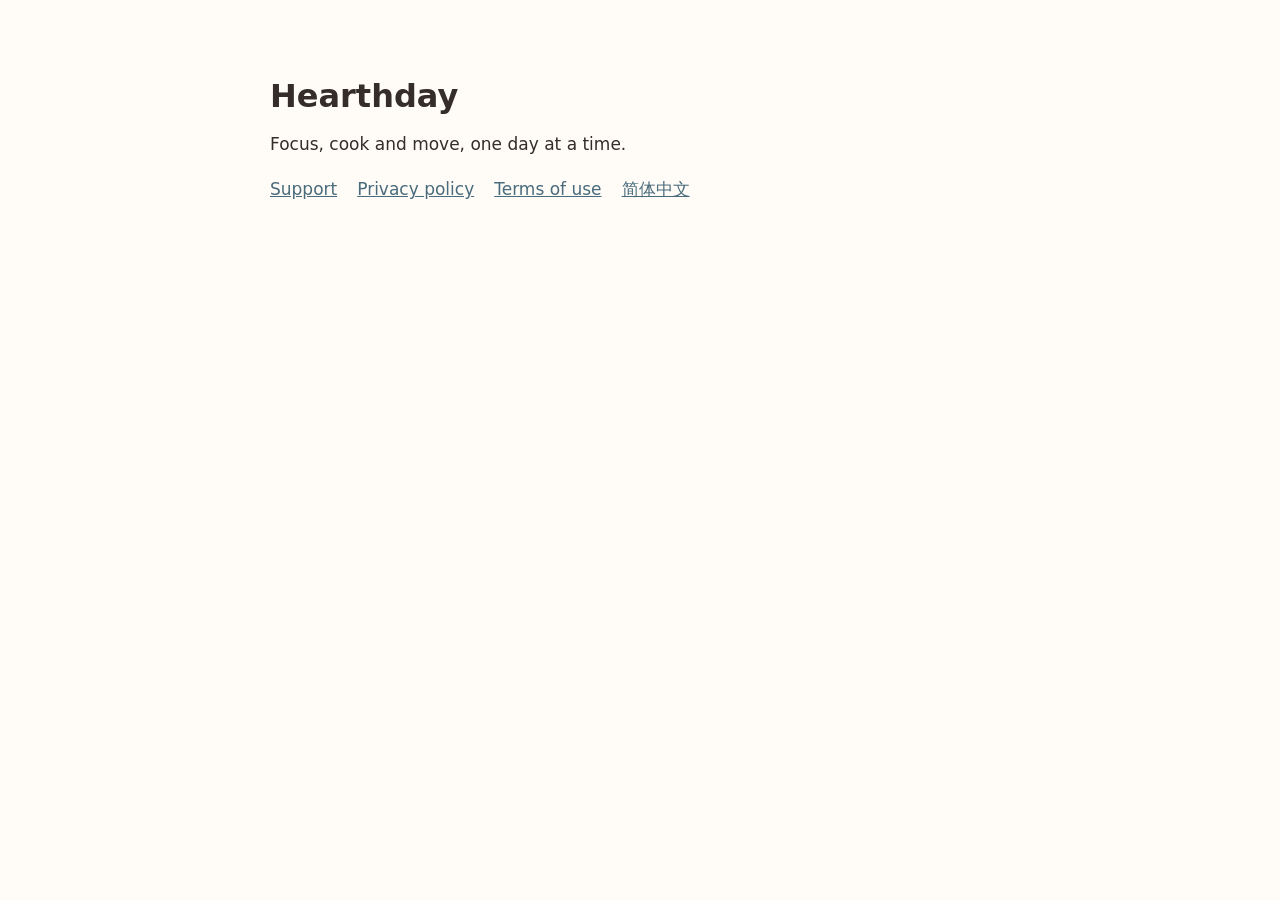
<file: index.html>
<!doctype html><html lang="en"><meta charset="utf-8"><meta name="viewport" content="width=device-width,initial-scale=1"><title>Hearthday — Support</title><link rel="stylesheet" href="style.css"><main><h1>Hearthday</h1><p>Focus, cook and move, one day at a time.</p><nav><a href="support-en.html">Support</a><a href="privacy-en.html">Privacy policy</a><a href="terms-en.html">Terms of use</a><a href="support-zh.html">简体中文</a></nav></main></html>
</file>
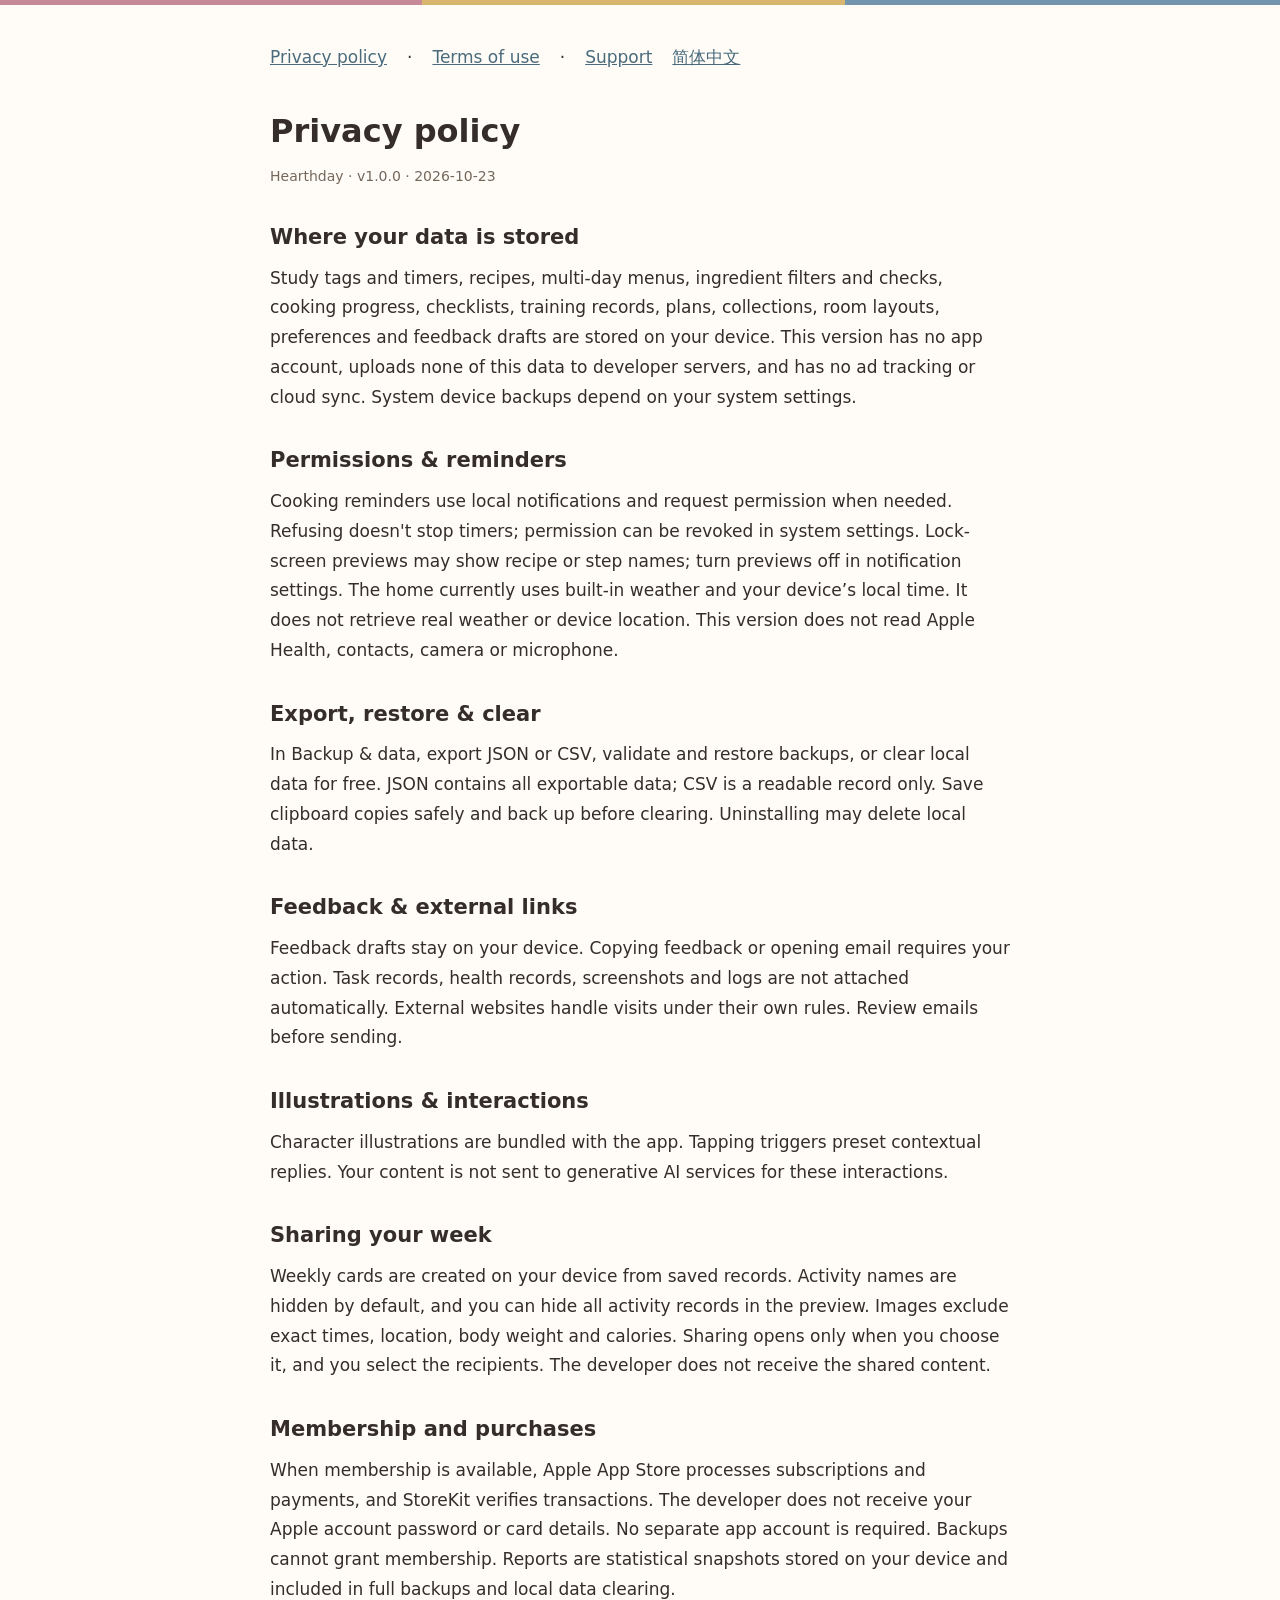
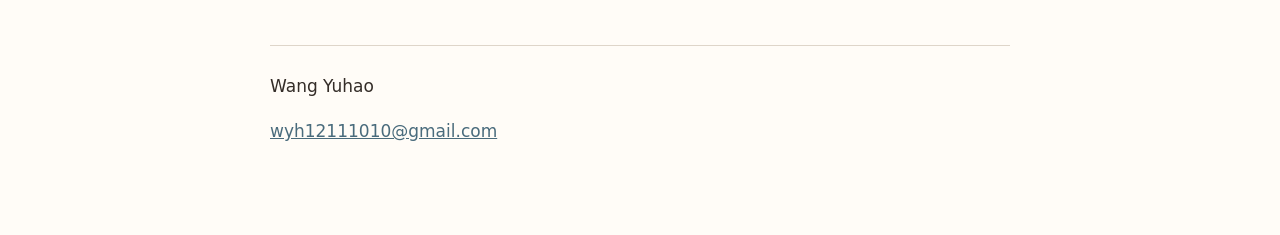
<file: privacy-en.html>
<!doctype html><html lang="en"><meta charset="utf-8"><meta name="viewport" content="width=device-width,initial-scale=1"><title>Privacy policy · Hearthday</title><link rel="stylesheet" href="style.css"><div class="brand"></div><main><nav><a href="privacy-en.html">Privacy policy</a> · <a href="terms-en.html">Terms of use</a> · <a href="support-en.html">Support</a><a href="privacy-zh.html">简体中文</a></nav><h1>Privacy policy</h1><p class="meta">Hearthday · v1.0.0 · 2026-10-23</p><section><h2>Where your data is stored</h2><p>Study tags and timers, recipes, multi-day menus, ingredient filters and checks, cooking progress, checklists, training records, plans, collections, room layouts, preferences and feedback drafts are stored on your device. This version has no app account, uploads none of this data to developer servers, and has no ad tracking or cloud sync. System device backups depend on your system settings.</p></section><section><h2>Permissions &amp; reminders</h2><p>Cooking reminders use local notifications and request permission when needed. Refusing doesn&#x27;t stop timers; permission can be revoked in system settings. Lock-screen previews may show recipe or step names; turn previews off in notification settings. The home currently uses built-in weather and your device’s local time. It does not retrieve real weather or device location. This version does not read Apple Health, contacts, camera or microphone.</p></section><section><h2>Export, restore &amp; clear</h2><p>In Backup &amp; data, export JSON or CSV, validate and restore backups, or clear local data for free. JSON contains all exportable data; CSV is a readable record only. Save clipboard copies safely and back up before clearing. Uninstalling may delete local data.</p></section><section><h2>Feedback &amp; external links</h2><p>Feedback drafts stay on your device. Copying feedback or opening email requires your action. Task records, health records, screenshots and logs are not attached automatically. External websites handle visits under their own rules. Review emails before sending.</p></section><section><h2>Illustrations &amp; interactions</h2><p>Character illustrations are bundled with the app. Tapping triggers preset contextual replies. Your content is not sent to generative AI services for these interactions.</p></section><section><h2>Sharing your week</h2><p>Weekly cards are created on your device from saved records. Activity names are hidden by default, and you can hide all activity records in the preview. Images exclude exact times, location, body weight and calories. Sharing opens only when you choose it, and you select the recipients. The developer does not receive the shared content.</p></section><section><h2>Membership and purchases</h2><p>When membership is available, Apple App Store processes subscriptions and payments, and StoreKit verifies transactions. The developer does not receive your Apple account password or card details. No separate app account is required. Backups cannot grant membership. Reports are statistical snapshots stored on your device and included in full backups and local data clearing.</p></section><footer><p>Wang Yuhao</p><p><a href="mailto:wyh12111010@gmail.com">wyh12111010@gmail.com</a></p></footer></main></html>
</file>
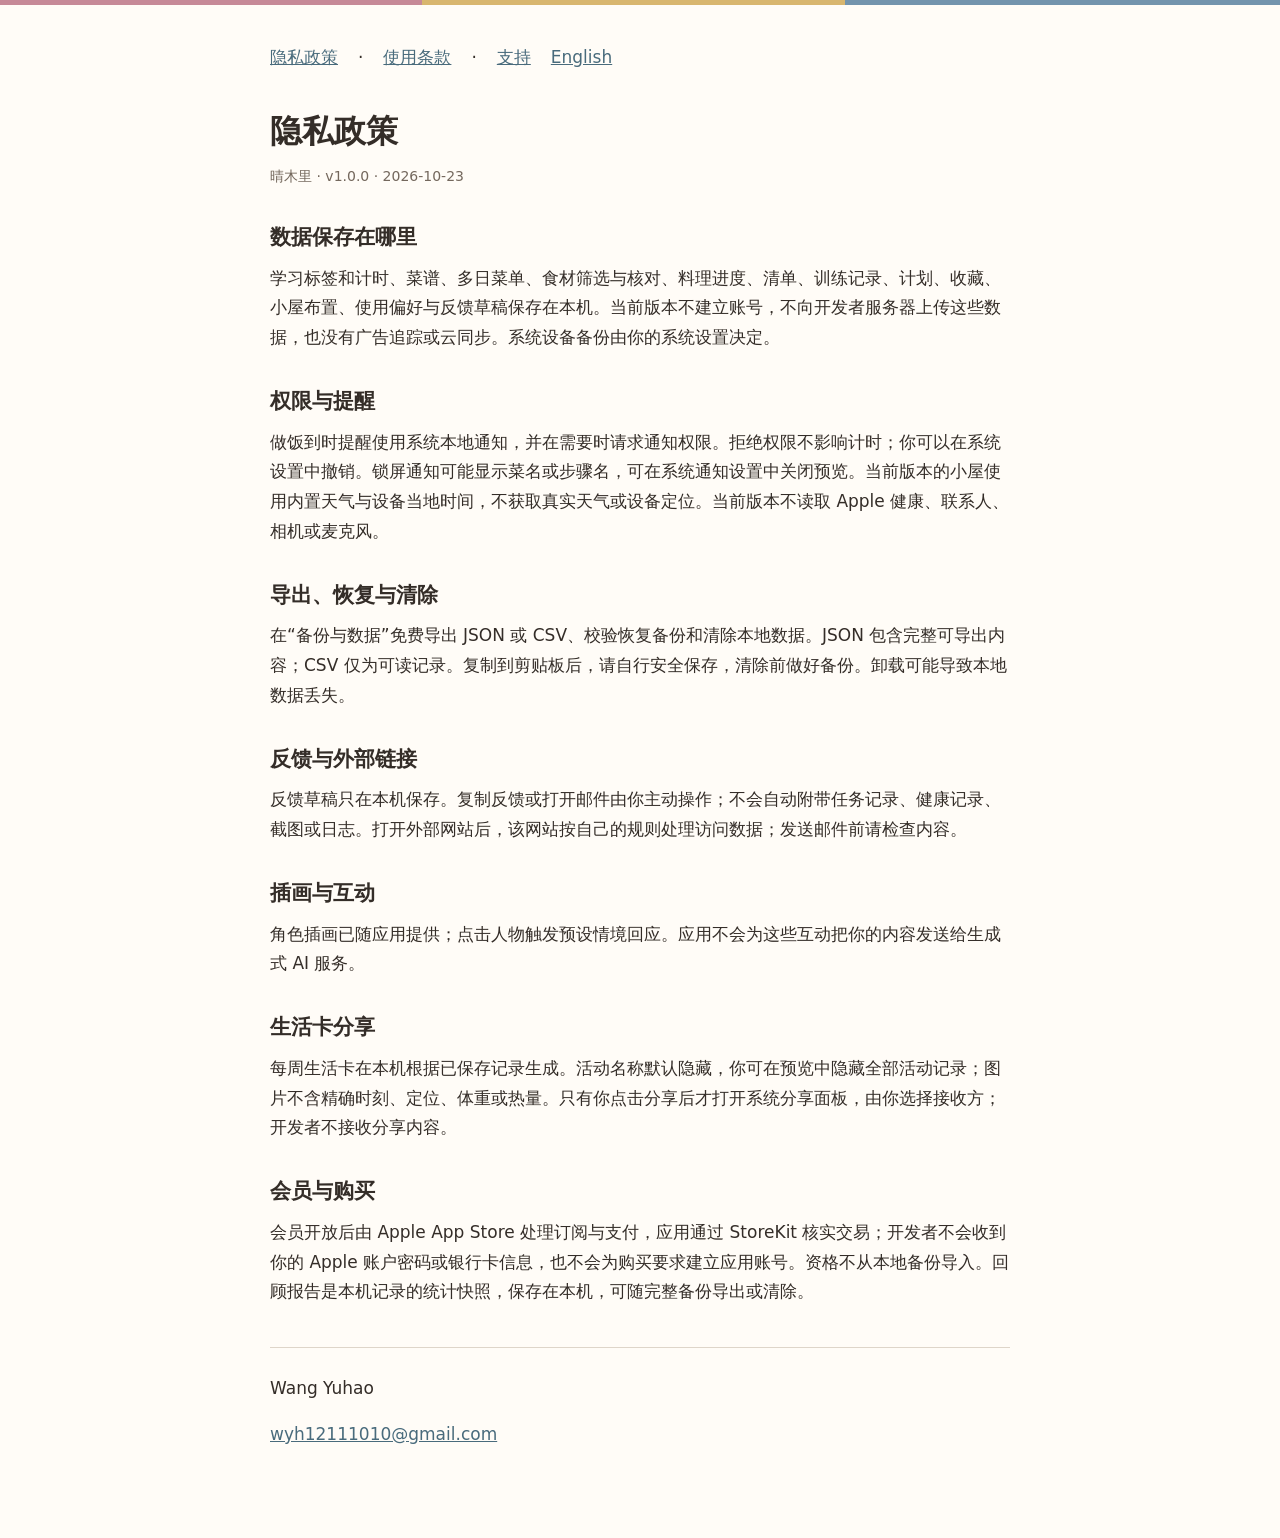
<file: privacy-zh.html>
<!doctype html><html lang="zh"><meta charset="utf-8"><meta name="viewport" content="width=device-width,initial-scale=1"><title>隐私政策 · 晴木里</title><link rel="stylesheet" href="style.css"><div class="brand"></div><main><nav><a href="privacy-zh.html">隐私政策</a> · <a href="terms-zh.html">使用条款</a> · <a href="support-zh.html">支持</a><a href="privacy-en.html">English</a></nav><h1>隐私政策</h1><p class="meta">晴木里 · v1.0.0 · 2026-10-23</p><section><h2>数据保存在哪里</h2><p>学习标签和计时、菜谱、多日菜单、食材筛选与核对、料理进度、清单、训练记录、计划、收藏、小屋布置、使用偏好与反馈草稿保存在本机。当前版本不建立账号，不向开发者服务器上传这些数据，也没有广告追踪或云同步。系统设备备份由你的系统设置决定。</p></section><section><h2>权限与提醒</h2><p>做饭到时提醒使用系统本地通知，并在需要时请求通知权限。拒绝权限不影响计时；你可以在系统设置中撤销。锁屏通知可能显示菜名或步骤名，可在系统通知设置中关闭预览。当前版本的小屋使用内置天气与设备当地时间，不获取真实天气或设备定位。当前版本不读取 Apple 健康、联系人、相机或麦克风。</p></section><section><h2>导出、恢复与清除</h2><p>在“备份与数据”免费导出 JSON 或 CSV、校验恢复备份和清除本地数据。JSON 包含完整可导出内容；CSV 仅为可读记录。复制到剪贴板后，请自行安全保存，清除前做好备份。卸载可能导致本地数据丢失。</p></section><section><h2>反馈与外部链接</h2><p>反馈草稿只在本机保存。复制反馈或打开邮件由你主动操作；不会自动附带任务记录、健康记录、截图或日志。打开外部网站后，该网站按自己的规则处理访问数据；发送邮件前请检查内容。</p></section><section><h2>插画与互动</h2><p>角色插画已随应用提供；点击人物触发预设情境回应。应用不会为这些互动把你的内容发送给生成式 AI 服务。</p></section><section><h2>生活卡分享</h2><p>每周生活卡在本机根据已保存记录生成。活动名称默认隐藏，你可在预览中隐藏全部活动记录；图片不含精确时刻、定位、体重或热量。只有你点击分享后才打开系统分享面板，由你选择接收方；开发者不接收分享内容。</p></section><section><h2>会员与购买</h2><p>会员开放后由 Apple App Store 处理订阅与支付，应用通过 StoreKit 核实交易；开发者不会收到你的 Apple 账户密码或银行卡信息，也不会为购买要求建立应用账号。资格不从本地备份导入。回顾报告是本机记录的统计快照，保存在本机，可随完整备份导出或清除。</p></section><footer><p>Wang Yuhao</p><p><a href="mailto:wyh12111010@gmail.com">wyh12111010@gmail.com</a></p></footer></main></html>
</file>
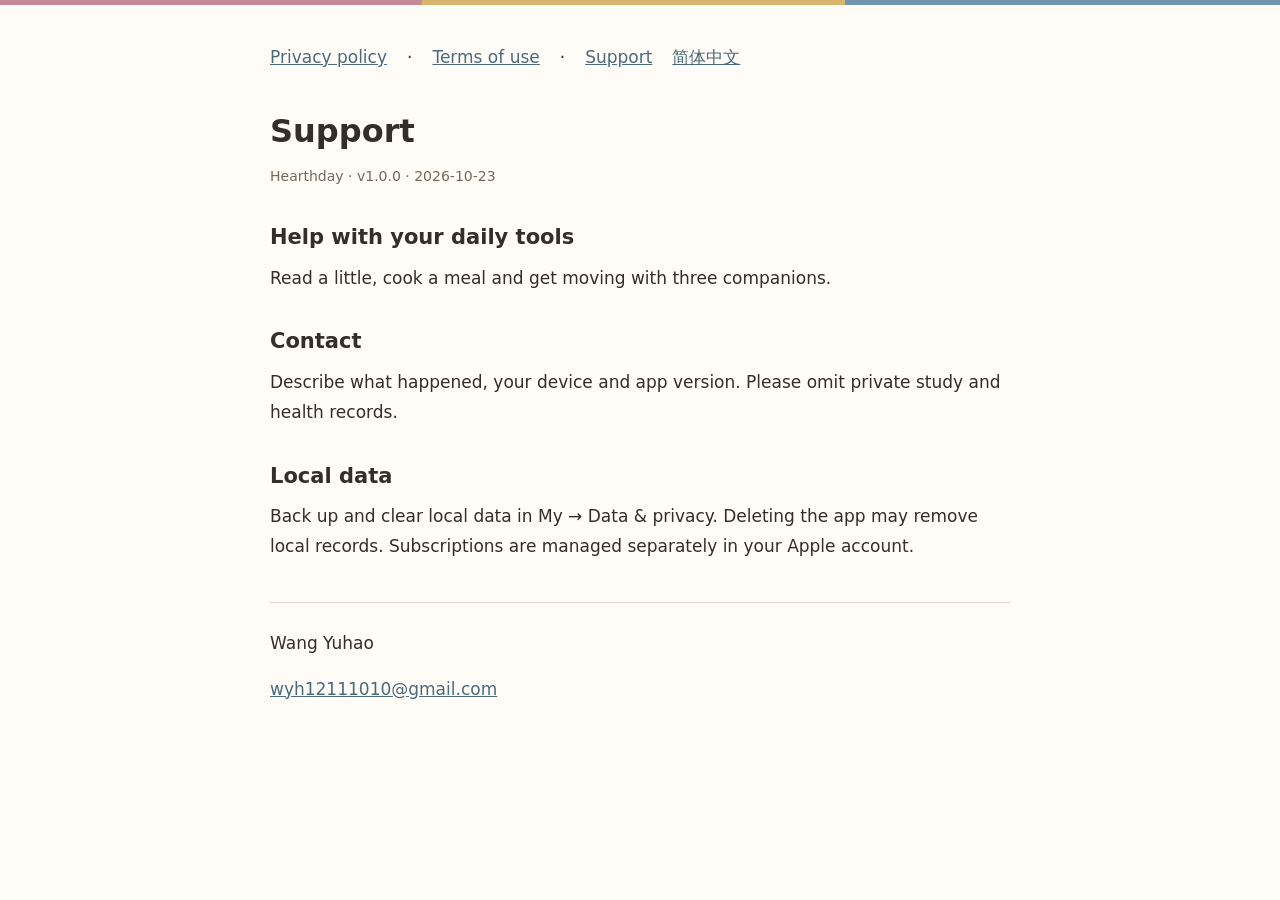
<file: support-en.html>
<!doctype html><html lang="en"><meta charset="utf-8"><meta name="viewport" content="width=device-width,initial-scale=1"><title>Support · Hearthday</title><link rel="stylesheet" href="style.css"><div class="brand"></div><main><nav><a href="privacy-en.html">Privacy policy</a> · <a href="terms-en.html">Terms of use</a> · <a href="support-en.html">Support</a><a href="support-zh.html">简体中文</a></nav><h1>Support</h1><p class="meta">Hearthday · v1.0.0 · 2026-10-23</p><section><h2>Help with your daily tools</h2><p>Read a little, cook a meal and get moving with three companions.</p></section><section><h2>Contact</h2><p>Describe what happened, your device and app version. Please omit private study and health records.</p></section><section><h2>Local data</h2><p>Back up and clear local data in My → Data &amp; privacy. Deleting the app may remove local records. Subscriptions are managed separately in your Apple account.</p></section><footer><p>Wang Yuhao</p><p><a href="mailto:wyh12111010@gmail.com">wyh12111010@gmail.com</a></p></footer></main></html>
</file>
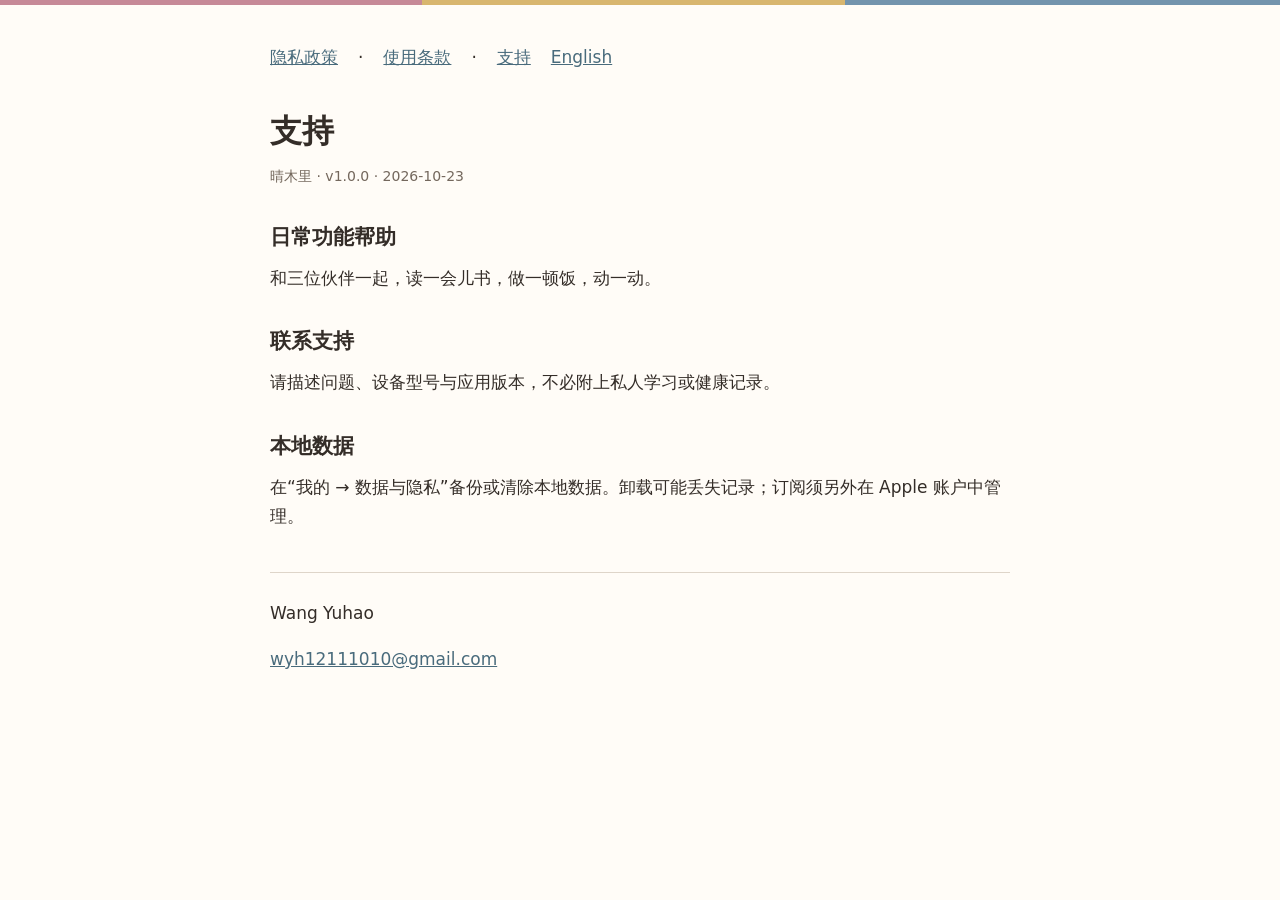
<file: support-zh.html>
<!doctype html><html lang="zh"><meta charset="utf-8"><meta name="viewport" content="width=device-width,initial-scale=1"><title>支持 · 晴木里</title><link rel="stylesheet" href="style.css"><div class="brand"></div><main><nav><a href="privacy-zh.html">隐私政策</a> · <a href="terms-zh.html">使用条款</a> · <a href="support-zh.html">支持</a><a href="support-en.html">English</a></nav><h1>支持</h1><p class="meta">晴木里 · v1.0.0 · 2026-10-23</p><section><h2>日常功能帮助</h2><p>和三位伙伴一起，读一会儿书，做一顿饭，动一动。</p></section><section><h2>联系支持</h2><p>请描述问题、设备型号与应用版本，不必附上私人学习或健康记录。</p></section><section><h2>本地数据</h2><p>在“我的 → 数据与隐私”备份或清除本地数据。卸载可能丢失记录；订阅须另外在 Apple 账户中管理。</p></section><footer><p>Wang Yuhao</p><p><a href="mailto:wyh12111010@gmail.com">wyh12111010@gmail.com</a></p></footer></main></html>
</file>
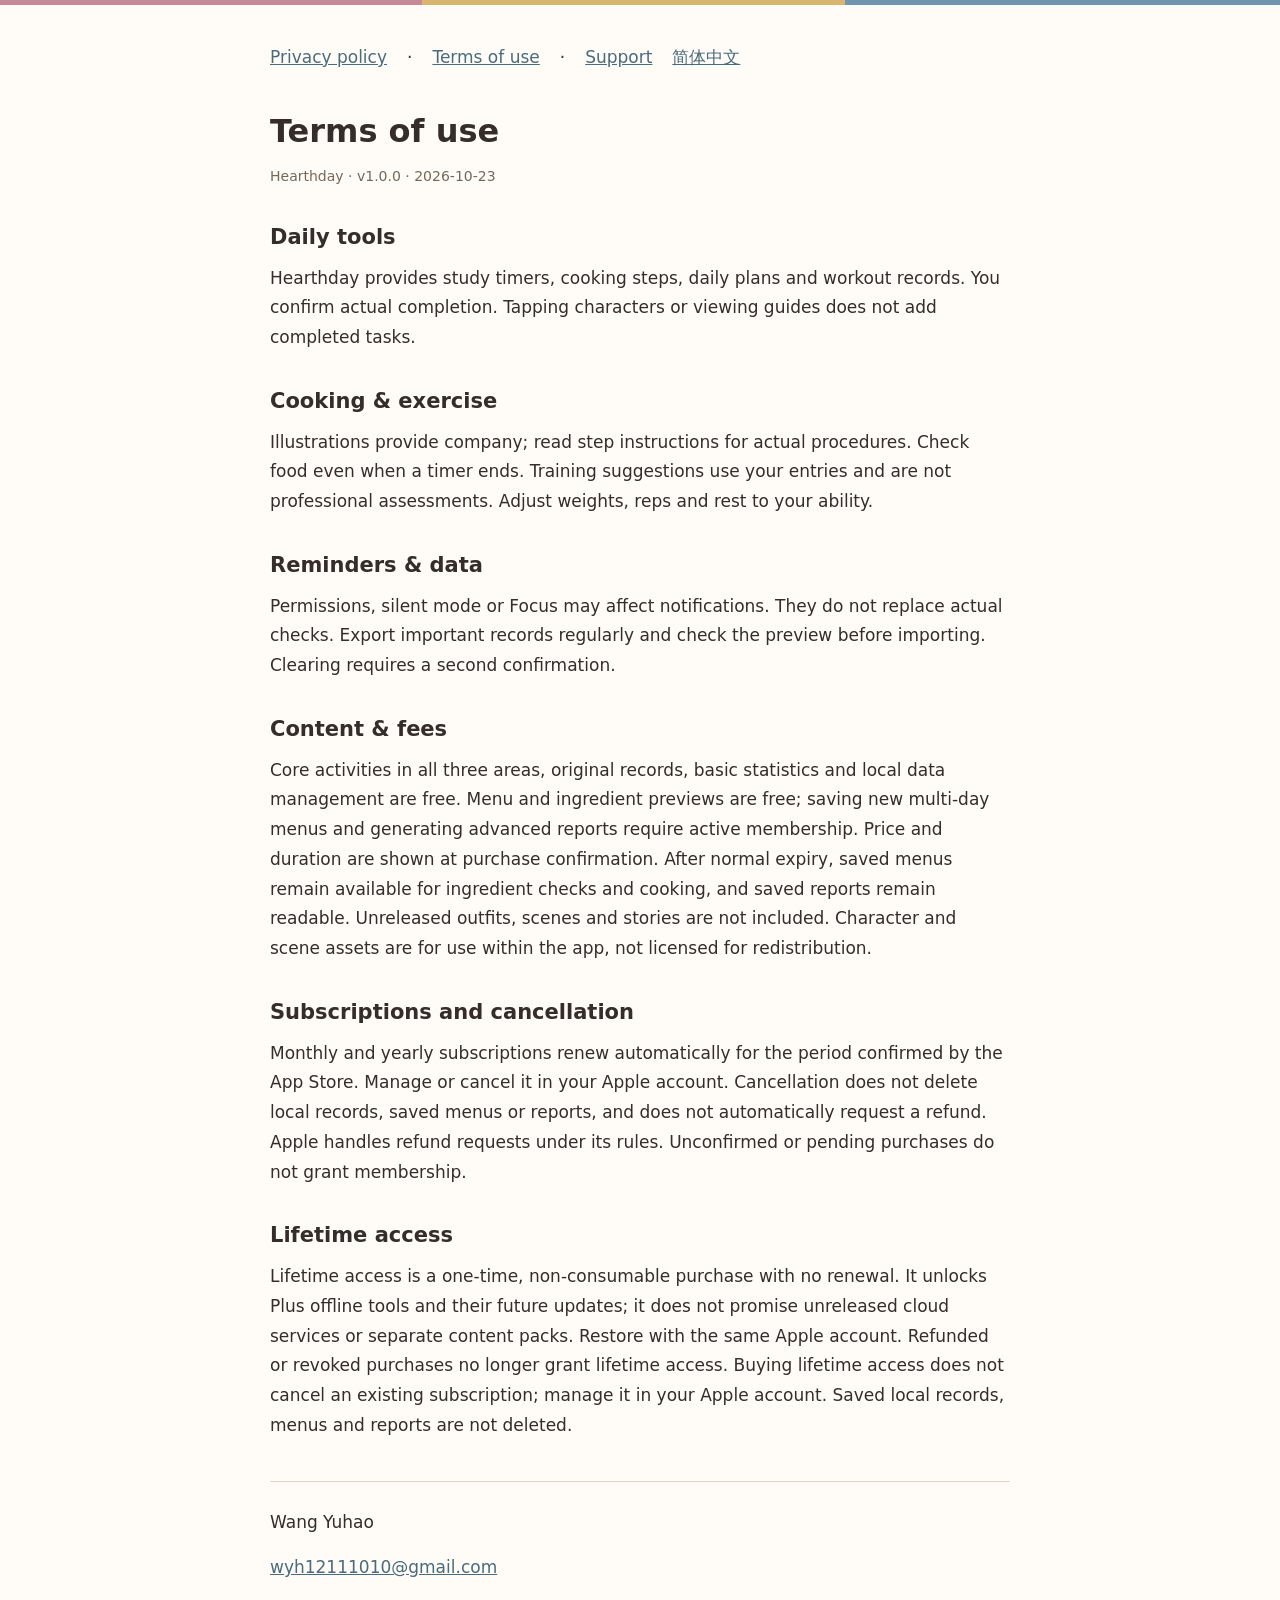
<file: terms-en.html>
<!doctype html><html lang="en"><meta charset="utf-8"><meta name="viewport" content="width=device-width,initial-scale=1"><title>Terms of use · Hearthday</title><link rel="stylesheet" href="style.css"><div class="brand"></div><main><nav><a href="privacy-en.html">Privacy policy</a> · <a href="terms-en.html">Terms of use</a> · <a href="support-en.html">Support</a><a href="terms-zh.html">简体中文</a></nav><h1>Terms of use</h1><p class="meta">Hearthday · v1.0.0 · 2026-10-23</p><section><h2>Daily tools</h2><p>Hearthday provides study timers, cooking steps, daily plans and workout records. You confirm actual completion. Tapping characters or viewing guides does not add completed tasks.</p></section><section><h2>Cooking &amp; exercise</h2><p>Illustrations provide company; read step instructions for actual procedures. Check food even when a timer ends. Training suggestions use your entries and are not professional assessments. Adjust weights, reps and rest to your ability.</p></section><section><h2>Reminders &amp; data</h2><p>Permissions, silent mode or Focus may affect notifications. They do not replace actual checks. Export important records regularly and check the preview before importing. Clearing requires a second confirmation.</p></section><section><h2>Content &amp; fees</h2><p>Core activities in all three areas, original records, basic statistics and local data management are free. Menu and ingredient previews are free; saving new multi-day menus and generating advanced reports require active membership. Price and duration are shown at purchase confirmation. After normal expiry, saved menus remain available for ingredient checks and cooking, and saved reports remain readable. Unreleased outfits, scenes and stories are not included. Character and scene assets are for use within the app, not licensed for redistribution.</p></section><section><h2>Subscriptions and cancellation</h2><p>Monthly and yearly subscriptions renew automatically for the period confirmed by the App Store. Manage or cancel it in your Apple account. Cancellation does not delete local records, saved menus or reports, and does not automatically request a refund. Apple handles refund requests under its rules. Unconfirmed or pending purchases do not grant membership.</p></section><section><h2>Lifetime access</h2><p>Lifetime access is a one-time, non-consumable purchase with no renewal. It unlocks Plus offline tools and their future updates; it does not promise unreleased cloud services or separate content packs. Restore with the same Apple account. Refunded or revoked purchases no longer grant lifetime access. Buying lifetime access does not cancel an existing subscription; manage it in your Apple account. Saved local records, menus and reports are not deleted.</p></section><footer><p>Wang Yuhao</p><p><a href="mailto:wyh12111010@gmail.com">wyh12111010@gmail.com</a></p></footer></main></html>
</file>
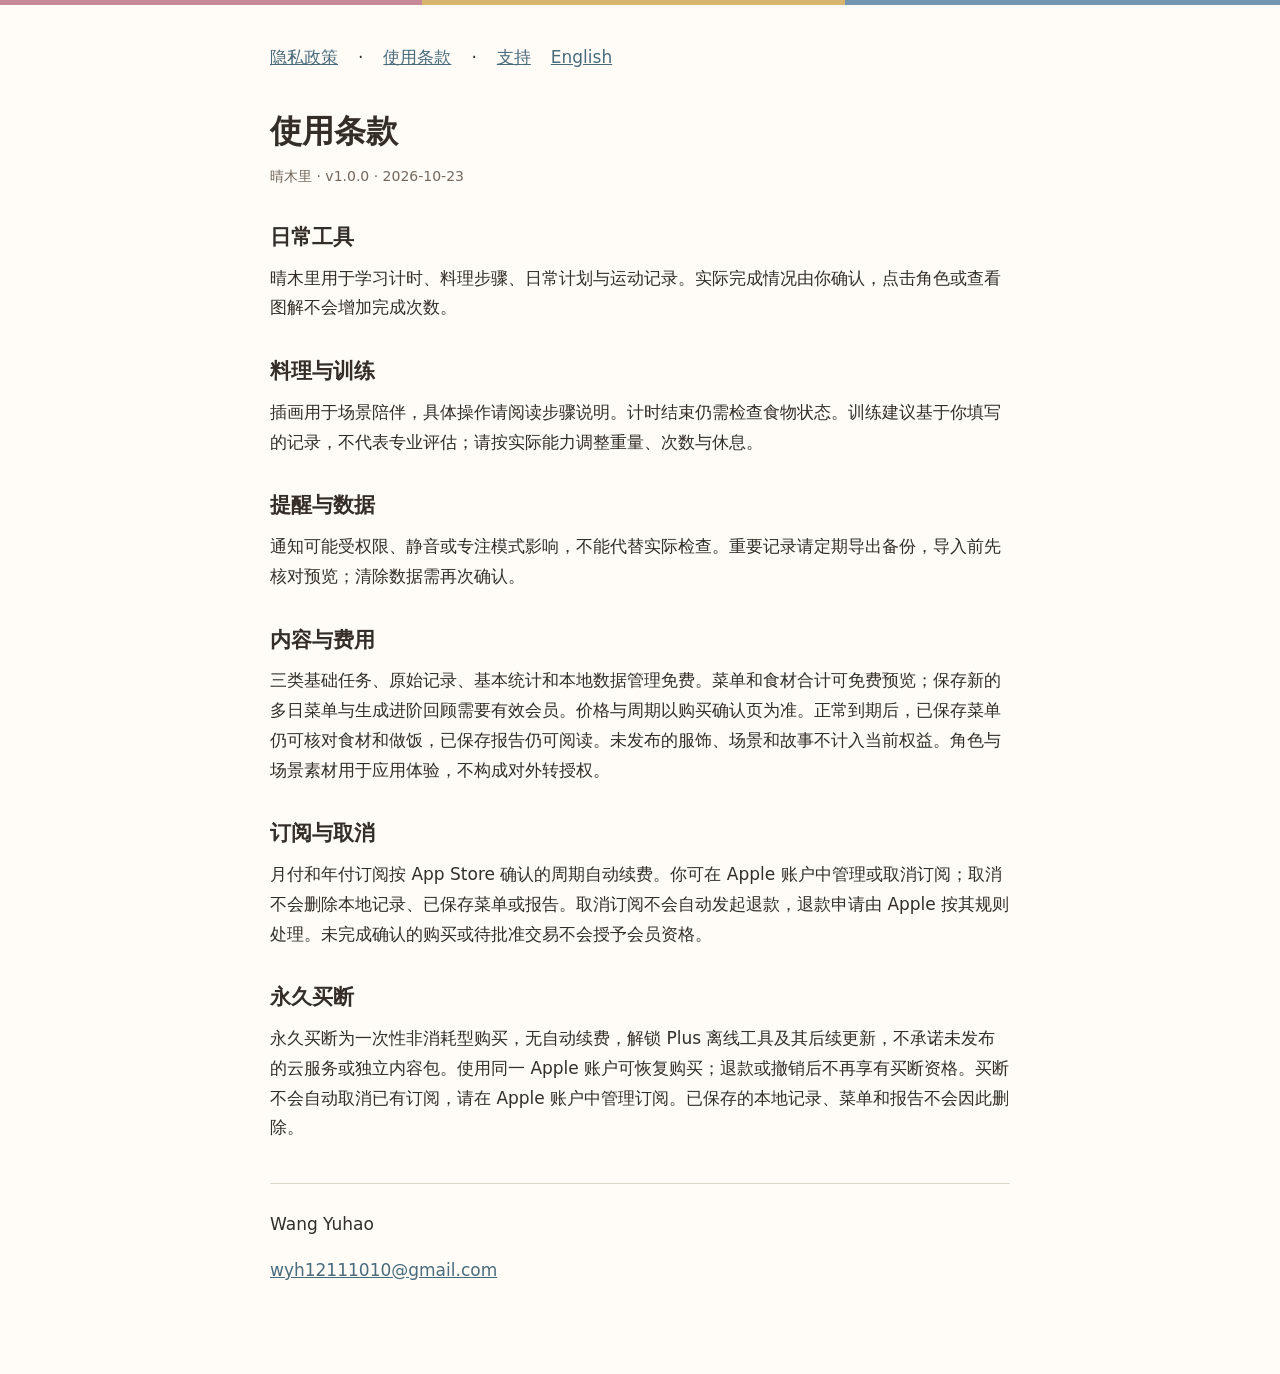
<file: terms-zh.html>
<!doctype html><html lang="zh"><meta charset="utf-8"><meta name="viewport" content="width=device-width,initial-scale=1"><title>使用条款 · 晴木里</title><link rel="stylesheet" href="style.css"><div class="brand"></div><main><nav><a href="privacy-zh.html">隐私政策</a> · <a href="terms-zh.html">使用条款</a> · <a href="support-zh.html">支持</a><a href="terms-en.html">English</a></nav><h1>使用条款</h1><p class="meta">晴木里 · v1.0.0 · 2026-10-23</p><section><h2>日常工具</h2><p>晴木里用于学习计时、料理步骤、日常计划与运动记录。实际完成情况由你确认，点击角色或查看图解不会增加完成次数。</p></section><section><h2>料理与训练</h2><p>插画用于场景陪伴，具体操作请阅读步骤说明。计时结束仍需检查食物状态。训练建议基于你填写的记录，不代表专业评估；请按实际能力调整重量、次数与休息。</p></section><section><h2>提醒与数据</h2><p>通知可能受权限、静音或专注模式影响，不能代替实际检查。重要记录请定期导出备份，导入前先核对预览；清除数据需再次确认。</p></section><section><h2>内容与费用</h2><p>三类基础任务、原始记录、基本统计和本地数据管理免费。菜单和食材合计可免费预览；保存新的多日菜单与生成进阶回顾需要有效会员。价格与周期以购买确认页为准。正常到期后，已保存菜单仍可核对食材和做饭，已保存报告仍可阅读。未发布的服饰、场景和故事不计入当前权益。角色与场景素材用于应用体验，不构成对外转授权。</p></section><section><h2>订阅与取消</h2><p>月付和年付订阅按 App Store 确认的周期自动续费。你可在 Apple 账户中管理或取消订阅；取消不会删除本地记录、已保存菜单或报告。取消订阅不会自动发起退款，退款申请由 Apple 按其规则处理。未完成确认的购买或待批准交易不会授予会员资格。</p></section><section><h2>永久买断</h2><p>永久买断为一次性非消耗型购买，无自动续费，解锁 Plus 离线工具及其后续更新，不承诺未发布的云服务或独立内容包。使用同一 Apple 账户可恢复购买；退款或撤销后不再享有买断资格。买断不会自动取消已有订阅，请在 Apple 账户中管理订阅。已保存的本地记录、菜单和报告不会因此删除。</p></section><footer><p>Wang Yuhao</p><p><a href="mailto:wyh12111010@gmail.com">wyh12111010@gmail.com</a></p></footer></main></html>
</file>
<file: style.css>
body{margin:0;background:#fffcf7;color:#342d28;font:17px/1.75 system-ui,sans-serif}main{max-width:740px;margin:auto;padding:38px 22px 72px}nav{display:flex;gap:20px;flex-wrap:wrap}a{color:#496b7c}h1{font-size:32px;line-height:1.3;margin:38px 0 12px}h2{font-size:21px;margin:30px 0 8px}p{margin:8px 0 16px}.meta{color:#74685d;font-size:14px}.draft{padding:12px;border:2px solid #a94754}.brand{height:5px;background:linear-gradient(to right,#c68997 33%,#d8b66f 33%,#d8b66f 66%,#7394ad 66%)}footer{margin-top:40px;border-top:1px solid #ded5c9;padding-top:18px}
</file>
